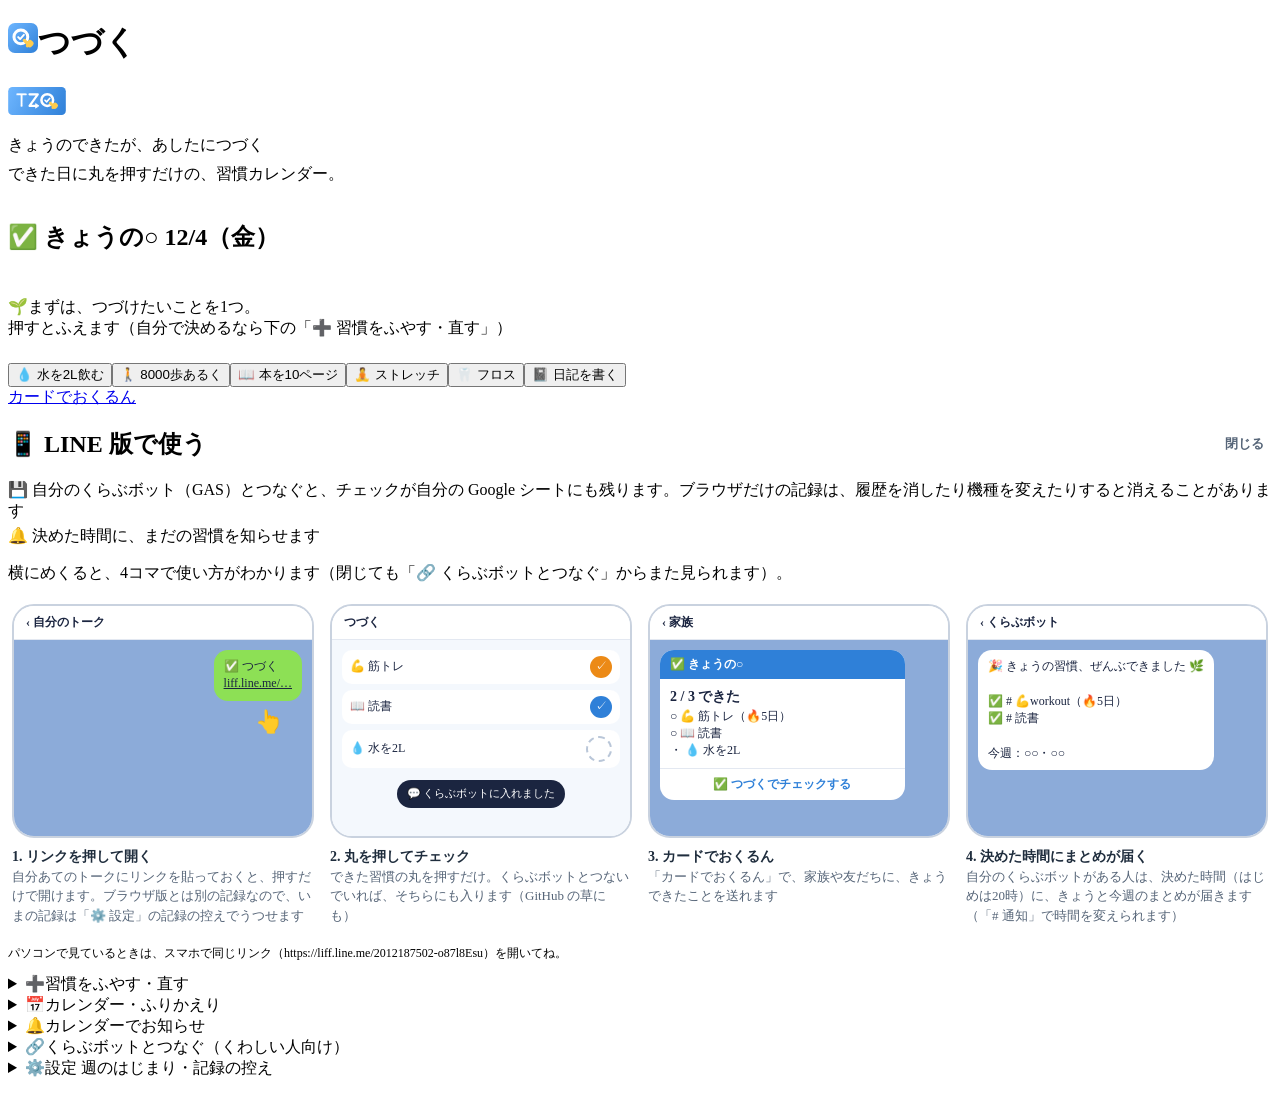
<file: index.html>
<!DOCTYPE html>
<html lang="ja" data-ls-dark="auto">
<head>
<meta charset="UTF-8">
<meta name="viewport" content="width=device-width, initial-scale=1, viewport-fit=cover">
<title>つづく｜毎日の○で、習慣をつづける</title>
<meta name="description" content="つづく（TuZuQ）。できた日に丸を押すだけの習慣カレンダー。何日つづいたか・ひと月のチェックがひと目でわかります。登録なしで、すぐ使えます。家族や友だちにカードで送れます。">
<meta property="og:type" content="website">
<meta property="og:site_name" content="つづく（TuZuQ）">
<meta property="og:title" content="つづく｜毎日の○で、習慣をつづける">
<meta property="og:description" content="できた日に丸を押すだけの習慣カレンダー。登録なしで、すぐ使えます。家族や友だちにカードで送れます。">
<meta property="og:url" content="https://katsuan.github.io/tuzuq/">
<meta property="og:image" content="https://katsuan.github.io/tuzuq/ogp.png?v=6">
<meta property="og:image:width" content="1200">
<meta property="og:image:height" content="630">
<meta property="og:image:alt" content="つづく（TuZuQ）：毎日の○で、習慣をつづける">
<meta property="og:locale" content="ja_JP">
<meta name="twitter:card" content="summary_large_image">
<meta name="theme-color" content="#eef5fd" media="(prefers-color-scheme: light)">
<meta name="theme-color" content="#16151a" media="(prefers-color-scheme: dark)">
<!-- 確認がすむまで、検索に出さない（公開するときに外す） -->
<!-- アイコン・ロゴ・OGP は tools/icon.py で作る -->
<link rel="icon" href="icon.svg" type="image/svg+xml">
<link rel="icon" href="icon-32.png" type="image/png" sizes="32x32">
<link rel="apple-touch-icon" href="apple-touch-icon.png">
<link rel="manifest" href="manifest.webmanifest">
<link rel="preconnect" href="https://fonts.googleapis.com">
<link href="https://fonts.googleapis.com/css2?family=M+PLUS+Rounded+1c:wght@400;700;800&display=swap" rel="stylesheet">
<!-- Q キット（おくるんの共通部品）。色と字は style.css の :root で、つづくの色に -->
<link rel="stylesheet" href="https://katsuan.github.io/oqrn/shared/ui.css?v=202610262000">
<link rel="stylesheet" href="style.css?v=202611012034">
</head>
<body>
<main class="ls-page ls-stack">
  <header class="ls-brand">
    <h1 class="ls-brand-name"><img class="ls-brand-icon" src="icon.svg" alt="" width="30" height="30">つづく</h1>
    <img class="ls-brand-logo" src="logo.svg" alt="TZQ（つづく）" width="58" height="28">
    <!-- LINE 版でログインしていないとき：右のアイコン（Q キットの line-me.js）の下に出す -->
    <span id="localChip" class="local-chip" hidden>📱 この端末に保存中</span>
  </header>
  <p class="ls-brand-copy">きょうのできたが、あしたにつづく</p>
  <p class="ls-hint lead" id="lead">できた日に丸を押すだけの、習慣カレンダー。</p>

  <!-- きょうの○：習慣ごとに、きょうの○と、この1週間の○（押すとつけ外し） -->
  <section class="ls-panel" aria-labelledby="todayTitle">
    <div class="today-head">
      <h2 id="todayTitle" class="ls-panel-title">✅ <span id="todayHeading">きょうの○</span></h2>
      <span id="progress" class="progress"></span>
    </div>
    <!-- 並べ方・しぼりこみ（習慣が2つ以上のとき） -->
    <div id="todayTools" class="today-tools" hidden></div>
    <div id="habitList" class="habit-list"></div>
    <!-- ○の色の見本（自動の○がないときは、青だけ） -->
    <p id="dotLegend" class="dot-legend" hidden><span class="nobr"><span class="lg-own">●</span> 自分でチェックした日</span><span id="legendAuto">　<span class="nobr"><span class="lg-auto">●</span> くらぶボット・ほかのツールで記録した日</span><span class="nobr">（外せない）</span></span></p>
    <!-- LINE の中で開いたときだけ：記録の置き場所（ブラウザとは別）。一覧のじゃまをしないよう下に -->
    <p class="where-note" id="whereNote" hidden></p>
    <!-- LINE 版で、くらぶボットにまだ送っていない○があるときだけ -->
    <p class="send-wait" id="sendWait" role="status" hidden></p>
    <!-- くらぶボットにつないでいる人が、LINE の中の LIFF ではない形（アプリ内のブラウザ）で開いたとき -->
    <p class="where-note" id="reopenInLiff" hidden>💬 チェックをくらぶボットに届けるには、<a href="https://liff.line.me/2012187502-o87l8Esu">LINE 版で開きなおす ›</a></p>
    <div id="sendArea" class="send-area" hidden>
      <a id="sendBtn" class="ls-button is-block line is-oqrn" href="#">カードでおくるん</a>
    </div>
  </section>

  <!-- LINE で使う（最初だけ・閉じられる）：LINE で開く案内と、4コマの使い方（LINE の画面に似せた絵。明るいまま）。きょうの○の下に置き、毎日の操作のじゃまをしない -->
  <section class="ls-panel" id="lineGuidePanel" aria-labelledby="lineGuideTitle">
    <div class="today-head">
      <h2 id="lineGuideTitle" class="ls-panel-title">📱 LINE 版で使う</h2>
      <button class="line-guide-close" type="button" data-close-line-guide aria-label="使い方の案内を閉じる"><span class="ls-icon" data-icon="close" aria-hidden="true"></span>閉じる</button>
    </div>
    <!-- 「LINEで開く」は、おくるん（Q キット）の共通の案内（LineShareLiff.outsideHelp） -->
    <div id="lineOutside"></div>
    <!-- LINE で開く良さ（いつも出す。短く） -->
    <ul class="ls-hint line-merit">
      <li>💾 自分のくらぶボット（GAS）とつなぐと、チェックが自分の Google シートにも残ります。ブラウザだけの記録は、履歴を消したり機種を変えたりすると消えることがあります</li>
      <li>🔔 決めた時間に、まだの習慣を知らせます</li>
    </ul>
    <p class="ls-hint">横にめくると、4コマで使い方がわかります（閉じても「🔗 くらぶボットとつなぐ」からまた見られます）。</p>
    <div class="line-guide" role="list" aria-label="4コマの使い方">
      <figure class="lg-panel" role="listitem">
        <div class="lg-phone" aria-hidden="true">
          <div class="lg-top">‹ 自分のトーク</div>
          <div class="lg-talk">
            <div class="lg-msg is-me">✅ つづく<br><u>liff.line.me/…</u></div>
            <div class="lg-tap">👆</div>
          </div>
        </div>
        <figcaption><b>1. リンクを押して開く</b>自分あてのトークにリンクを貼っておくと、押すだけで開けます。ブラウザ版とは別の記録なので、いまの記録は「⚙️ 設定」の記録の控えでうつせます</figcaption>
      </figure>
      <figure class="lg-panel" role="listitem">
        <div class="lg-phone" aria-hidden="true">
          <div class="lg-top">つづく</div>
          <div class="lg-app">
            <div class="lg-row"><span>💪 筋トレ</span><i class="is-done">✓</i></div>
            <div class="lg-row"><span>📖 読書</span><i class="is-pop">✓</i></div>
            <div class="lg-row"><span>💧 水を2L</span><i></i></div>
            <div class="lg-toast">💬 くらぶボットに入れました</div>
          </div>
        </div>
        <figcaption><b>2. 丸を押してチェック</b>できた習慣の丸を押すだけ。くらぶボットとつないでいれば、そちらにも入ります（GitHub の草にも）</figcaption>
      </figure>
      <figure class="lg-panel" role="listitem">
        <div class="lg-phone" aria-hidden="true">
          <div class="lg-top">‹ 家族</div>
          <div class="lg-talk">
            <div class="lg-card">
              <div class="lg-card-head">✅ きょうの○</div>
              <div class="lg-card-body"><b>2 / 3 できた</b>○ 💪 筋トレ（🔥5日）<br>○ 📖 読書<br>・ 💧 水を2L</div>
              <div class="lg-card-btn">✅ つづくでチェックする</div>
            </div>
          </div>
        </div>
        <figcaption><b>3. カードでおくるん</b>「カードでおくるん」で、家族や友だちに、きょうできたことを送れます</figcaption>
      </figure>
      <figure class="lg-panel" role="listitem">
        <div class="lg-phone" aria-hidden="true">
          <div class="lg-top">‹ くらぶボット</div>
          <div class="lg-talk">
            <div class="lg-msg">🎉 きょうの習慣、ぜんぶできました 🌿<br><br>✅ # 💪workout（🔥5日）<br>✅ # 読書<br><br>今週：○○・○○</div>
          </div>
        </div>
        <figcaption><b>4. 決めた時間にまとめが届く</b>自分のくらぶボットがある人は、決めた時間（はじめは20時）に、きょうと今週のまとめが届きます（「# 通知」で時間を変えられます）</figcaption>
      </figure>
    </div>
    <p id="openInLineNote" class="ls-hint small">パソコンで見ているときは、スマホで同じリンク（https://liff.line.me/2012187502-o87l8Esu）を開いてね。</p>
  </section>

  <div class="ls-folds">
    <!-- 習慣をふやす・直す -->
    <details class="ls-fold" id="editFold">
      <summary><span class="ls-fold-icon" aria-hidden="true">➕</span><span id="editSummary">習慣をふやす・直す</span></summary>
      <div class="ls-fold-body">
        <p class="sub-title" id="formHeading" hidden>➕ 習慣をふやす</p>
        <!-- 入力枠の中の左にしるし [✅ 名前]（Q キットの ls-pickfield。ろくが・さくせん盤と同じ形）。しるしを押したとき・名前を入れているあいだは、
             下に選べる絵文字（6列×3段）とカスタム（しっぽがしるしを指す） -->
        <div class="ls-field">
          <span class="ls-label" id="nameLabel">なにをつづける？</span>
          <div id="nameField" class="ls-pickfield">
            <button id="emojiBtn" class="ls-pickfield-btn" type="button" aria-controls="emojiPicker"><span id="emojiNow">✅</span></button>
            <input id="name" maxlength="24" placeholder="例：水を2L飲む" autocomplete="off" enterkeyhint="done" aria-labelledby="nameLabel">
          </div>
          <div id="emojiPicker" class="ls-picker" role="radiogroup" aria-label="しるし" style="--cols: 6" hidden>
            <div id="emojis" class="emoji-items"></div>
            <input id="emojiCustom" class="ls-picker-custom emoji-custom" maxlength="16" placeholder="✏️ カスタム（好きな絵文字を1つ）" autocomplete="off" enterkeyhint="done" aria-label="カスタムのしるし（好きな絵文字を1つ）">
          </div>
        </div>
        <p id="nameError" class="ls-hint is-error" role="alert" hidden>つづけたいことを入れてね</p>
        <div id="ideas" class="ls-chips" aria-label="よくある習慣"></div>
        <label class="ls-field">
          <span class="ls-label">ほかの Q ツールとつなぐ（記録した日に自動でチェック）</span>
          <select id="link" class="ls-input">
            <option value="">つながない（自分でチェックする）</option>
          </select>
        </label>
        <label class="ls-field" id="lineTextField" hidden>
          <span class="ls-label">くらぶボットに送る文（例：# workout）</span>
          <input id="lineText" class="ls-input" maxlength="60" placeholder="例：# workout" autocomplete="off">
        </label>
        <div class="form-actions">
          <button id="saveBtn" class="ls-button is-primary is-block" type="button"><span class="ls-icon" data-icon="add" aria-hidden="true"></span>ふやす</button>
          <button id="cancelEdit" class="ls-button is-block" type="button" hidden>やめる</button>
        </div>
        <div id="manageList" class="manage-list"></div>
      </div>
    </details>

    <!-- カレンダー：習慣ごとのひと月の○ -->
    <details class="ls-fold" id="calFold">
      <summary><span class="ls-fold-icon" aria-hidden="true">📅</span>カレンダー・ふりかえり</summary>
      <div class="ls-fold-body">
        <div id="calHabits" class="ls-chips" aria-label="習慣をえらぶ"></div>
        <div class="cal-nav">
          <button id="prevMonth" class="ls-icon-button" type="button" aria-label="前の月"><span class="ls-icon" data-icon="back" aria-hidden="true"></span></button>
          <b id="monthLabel"></b>
          <button id="nextMonth" class="ls-icon-button" type="button" aria-label="次の月"><span class="ls-icon" data-icon="next" aria-hidden="true"></span></button>
        </div>
        <div id="calWeek" class="cal-week" aria-hidden="true"></div>
        <div id="calendar" class="calendar"></div>
        <div id="calStats" class="cal-stats"></div>
        <p class="ls-hint small">日を押すとチェックをつけ外しできます（前の日は長押しで。「すべて」では、その日のようすが出ます。全部できた日がいちばん濃い色）。オレンジの日は、つないだ記録（🍚 しょくじ＝食事の記録・🏋️ キロっく＝筋トレの記録・💬 くらぶボット）で、自動でチェックされた日です。しょくじ・キロっくは、同じ版で開いたときだけ読めます（キロっくは LINE 版）。一度読んだ日は、もとの記録が消えても残ります。</p>
      </div>
    </details>

    <!-- カレンダーでお知らせ（毎日くり返す予定。js/remind.js） -->
    <details class="ls-fold" id="remindFold">
      <summary><span class="ls-fold-icon" aria-hidden="true">🔔</span>カレンダーでお知らせ</summary>
      <div class="ls-fold-body">
        <p class="ls-hint">毎日決まった時刻に、カレンダーが知らせてくれます。予定から、つづくを開いてチェックできます。</p>
        <label class="ls-field remind-time">
          <span class="ls-label">お知らせの時刻</span>
          <input id="remindAt" class="ls-input" type="time" step="300">
        </label>
        <div id="remindList" class="manage-list"></div>
        <button id="remindIcs" class="ls-button is-block" type="button"><span class="ls-icon" data-icon="calendar" aria-hidden="true"></span>まとめてカレンダーに入れる</button>
        <p class="ls-hint small">iPhone はファイルを開いて「すべてを追加」。1つずつ入れるときは「Google」（毎日くり返す予定として入ります）。止めるときは、カレンダーの予定を消します。</p>
      </div>
    </details>

    <!-- くらぶボットとつなぐ（くわしい人向け）：LINE 版で、自分のくらぶボットとつなぐ設定 -->
    <details class="ls-fold" id="lineFold">
      <summary><span class="ls-fold-icon" aria-hidden="true">🔗</span>くらぶボットとつなぐ（くわしい人向け）</summary>
      <div class="ls-fold-body">
        <p id="lineLogNote" class="ls-hint" hidden>💬 送る文のある習慣は、きょうの丸を押すだけでくらぶボットに入ります（トークに切りかえなくてよい）。ボットで記録した日にも○が出ます（黄色。つづくでは外せません）。習慣を直すと「送る文」を決められます。</p>

        <!-- いまの設定（くらぶボットにつながっているときだけ。トークの「# 設定」と同じ中身。見るだけ） -->
        <div id="statusBox" class="status-box" hidden>
          <button id="statusBtn" class="ls-button is-block" type="button"><span class="ls-icon" data-icon="search" aria-hidden="true"></span>くらぶボットのいまの設定を見る</button>
          <div id="statusList" class="status-list" aria-live="polite"></div>
          <p id="statusHint" class="ls-hint small" hidden>変えるときは、くらぶボットのトークで「# 設定」と送り、返ってくるカードのボタンから。</p>
        </div>
        <button class="ls-button is-block" type="button" data-show-line-guide><span class="ls-icon" data-icon="view" aria-hidden="true"></span>使い方（4コマ）を見る</button>
        <div class="line-advanced">
          <div id="gasField" hidden>
            <label class="ls-field">
              <span class="ls-label">くらぶボットの URL（チェックを記録する GAS）</span>
              <input id="gasUrl" class="ls-input" type="url" inputmode="url" maxlength="200" placeholder="https://script.google.com/macros/s/…/exec" autocomplete="off" autocapitalize="off" spellcheck="false">
            </label>
            <p id="gasUrlError" class="ls-hint is-error" role="alert" hidden>GAS のウェブアプリの URL（…/exec）を入れてね</p>
            <p class="ls-hint small">くらぶボットの GAS エディタで <code>showWebhookUrl</code> を実行して出る ② の URL（合言葉なし）です。</p>
          </div>
          <p class="ls-hint small"><a href="https://katsuan.github.io/qlove-bot/docs/setup.html" target="_blank" rel="noopener">くらぶボットの作り方</a>（自分の LINE の公式アカウントと、配布用シートのコピー。30分くらい）・<a href="privacy.html" target="_blank" rel="noopener">LINE の情報の使い方</a></p>
        </div>
      </div>
    </details>

    <!-- ⚙️ 設定（Q のツールの決まり：設定はページの下のここに1つ。LINE 版はアイコンのシートの「⚙️ 設定」からも開く。q-oqrn の ux.md A7） -->
    <details class="ls-fold" id="settings">
      <summary><span class="ls-fold-icon" aria-hidden="true">⚙️</span>設定 <span class="ls-fold-meta">週のはじまり・記録の控え</span></summary>
      <div class="ls-fold-body">
        <p class="sub-title">📅 週のはじまり</p>
        <div id="weekStart" class="ls-chips" role="radiogroup" aria-label="週のはじまり">
          <button class="ls-chip is-small" type="button" role="radio" data-week-start="1">月曜</button>
          <button class="ls-chip is-small" type="button" role="radio" data-week-start="0">日曜</button>
        </div>
        <p class="ls-hint small">カレンダーと「今週」の区切り。ほかの Q のツールにもそろいます。</p>
        <p class="sub-title">🔒 記録の控え</p>
        <p class="ls-hint">記録はこのブラウザの中だけにあります（LINE 版・ほかのブラウザ・ほかの端末では別々）。機種変更やブラウザのデータを消す前に、控えを書き出しておいてください。</p>
        <p class="ls-hint small">ほかの端末・ブラウザにうつすとき：ここで「控えを書き出す」→ うつす先のつづくで「控えを読みこむ」。</p>
        <div class="form-actions">
          <button id="exportBtn" class="ls-button is-block" type="button"><span class="ls-icon" data-icon="save" aria-hidden="true"></span>控えを書き出す</button>
          <label class="ls-button is-block file-btn"><span class="ls-icon" data-icon="inbox" aria-hidden="true"></span>控えを読みこむ<input id="importFile" type="file" accept="application/json,.json"></label>
        </div>
        <button id="resetBtn" class="link danger" type="button">記録をすべて消す</button>
      </div>
    </details>
  </div>

  <p id="status" class="status" role="status"></p>

  <!-- 「📤 つづくを紹介する」（oqrn/shared/tool-share.js。中身は oqrn/data/hub-links.json。一覧に載せるまでは何も出ない） -->
  <div data-tool-share></div>
</main>

<script src="https://katsuan.github.io/oqrn/shared/oqrn.js"></script>
<script src="https://katsuan.github.io/oqrn/shared/week-start.js"></script>
<script src="https://katsuan.github.io/oqrn/shared/ui.js?v=202610262000" defer></script>
<script src="https://katsuan.github.io/oqrn/shared/liff.js" defer></script>
<!-- ボットとつなぐ共通の部品（Q キット。window.QBotLink）。app.js より前に -->
<script src="https://katsuan.github.io/oqrn/shared/qlove-bot.js" defer></script>
<script src="https://katsuan.github.io/oqrn/shared/botlink.js?v=202610262000" defer></script>
<!-- LINE 版の「わたし」（本人のアイコン・まだ送っていない○の印。Q キット。window.QLineMe） -->
<script src="https://katsuan.github.io/oqrn/shared/line-me.js?v=202610262000" defer></script>
<script type="module" src="app.js?v=202611012034"></script>
<script src="https://katsuan.github.io/oqrn/shared/tool-share.js" data-tool="tuzuq" defer></script>
<script>if ("serviceWorker" in navigator) navigator.serviceWorker.register("./sw.js").catch(() => {});</script>
</body>
</html>
</file>
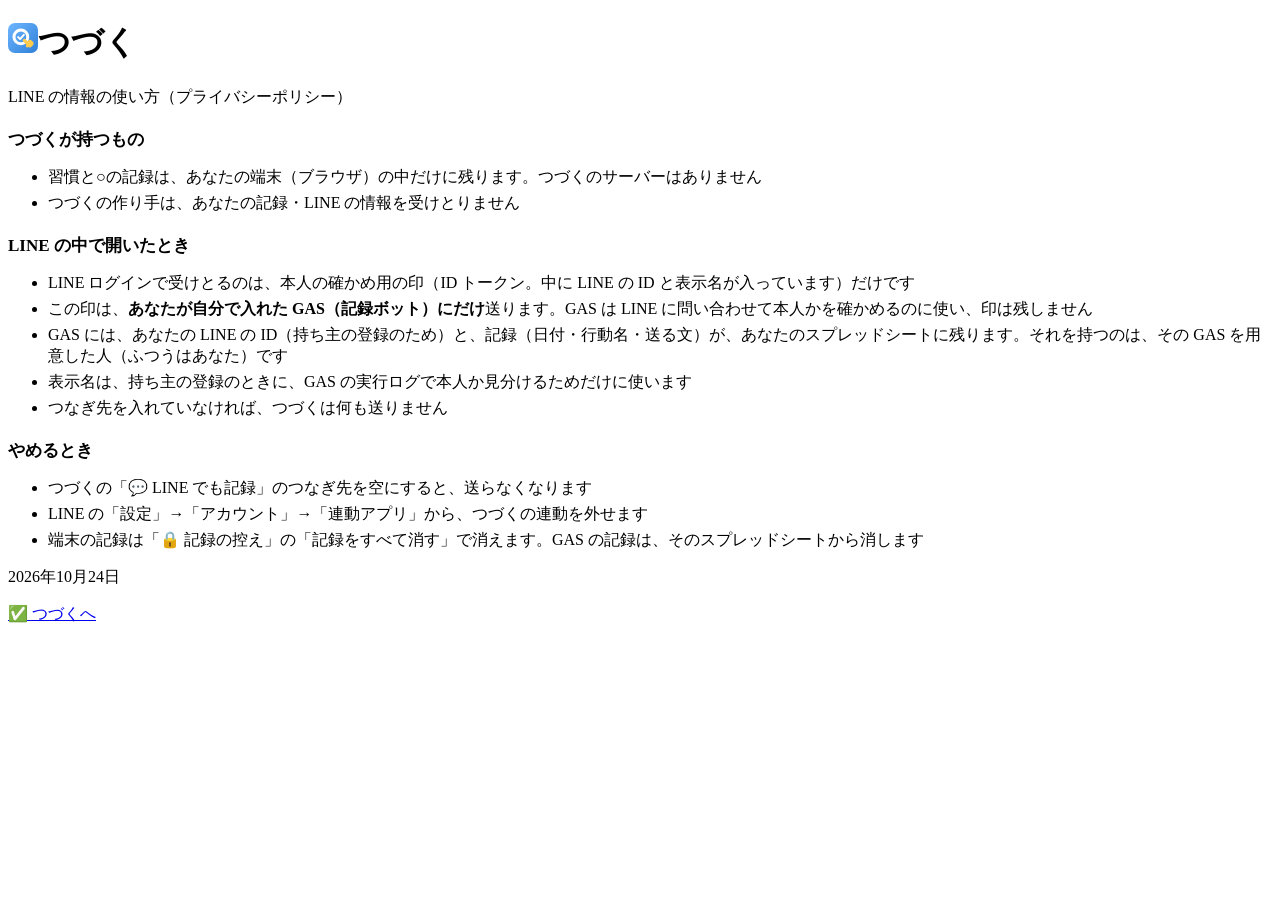
<file: privacy.html>
<!DOCTYPE html>
<html lang="ja" data-ls-dark="auto">
<head>
<meta charset="UTF-8">
<meta name="viewport" content="width=device-width, initial-scale=1, viewport-fit=cover">
<title>つづく｜LINE の情報の使い方</title>
<link rel="icon" href="icon.svg" type="image/svg+xml">
<link rel="stylesheet" href="https://katsuan.github.io/oqrn/shared/ui.css?v=202610261000">
<link rel="stylesheet" href="style.css?v=202611012034">
<style>.doc h2 { margin: 1.2em 0 .4em; font-size: 17px; } .doc li { margin: .3em 0; }</style>
</head>
<body>
<main class="ls-page ls-stack doc">
  <header class="ls-brand">
    <h1 class="ls-brand-name"><img class="ls-brand-icon" src="icon.svg" alt="" width="30" height="30">つづく</h1>
  </header>
  <p class="ls-brand-copy">LINE の情報の使い方（プライバシーポリシー）</p>

  <section class="ls-panel">
    <h2>つづくが持つもの</h2>
    <ul>
      <li>習慣と○の記録は、あなたの端末（ブラウザ）の中だけに残ります。つづくのサーバーはありません</li>
      <li>つづくの作り手は、あなたの記録・LINE の情報を受けとりません</li>
    </ul>
    <h2>LINE の中で開いたとき</h2>
    <ul>
      <li>LINE ログインで受けとるのは、本人の確かめ用の印（ID トークン。中に LINE の ID と表示名が入っています）だけです</li>
      <li>この印は、<b>あなたが自分で入れた GAS（記録ボット）にだけ</b>送ります。GAS は LINE に問い合わせて本人かを確かめるのに使い、印は残しません</li>
      <li>GAS には、あなたの LINE の ID（持ち主の登録のため）と、記録（日付・行動名・送る文）が、あなたのスプレッドシートに残ります。それを持つのは、その GAS を用意した人（ふつうはあなた）です</li>
      <li>表示名は、持ち主の登録のときに、GAS の実行ログで本人か見分けるためだけに使います</li>
      <li>つなぎ先を入れていなければ、つづくは何も送りません</li>
    </ul>
    <h2>やめるとき</h2>
    <ul>
      <li>つづくの「💬 LINE でも記録」のつなぎ先を空にすると、送らなくなります</li>
      <li>LINE の「設定」→「アカウント」→「連動アプリ」から、つづくの連動を外せます</li>
      <li>端末の記録は「🔒 記録の控え」の「記録をすべて消す」で消えます。GAS の記録は、そのスプレッドシートから消します</li>
    </ul>
    <p class="ls-hint">2026年10月24日</p>
  </section>
  <p><a class="ls-button is-block" href="./">✅ つづくへ</a></p>
</main>
</body>
</html>
</file>
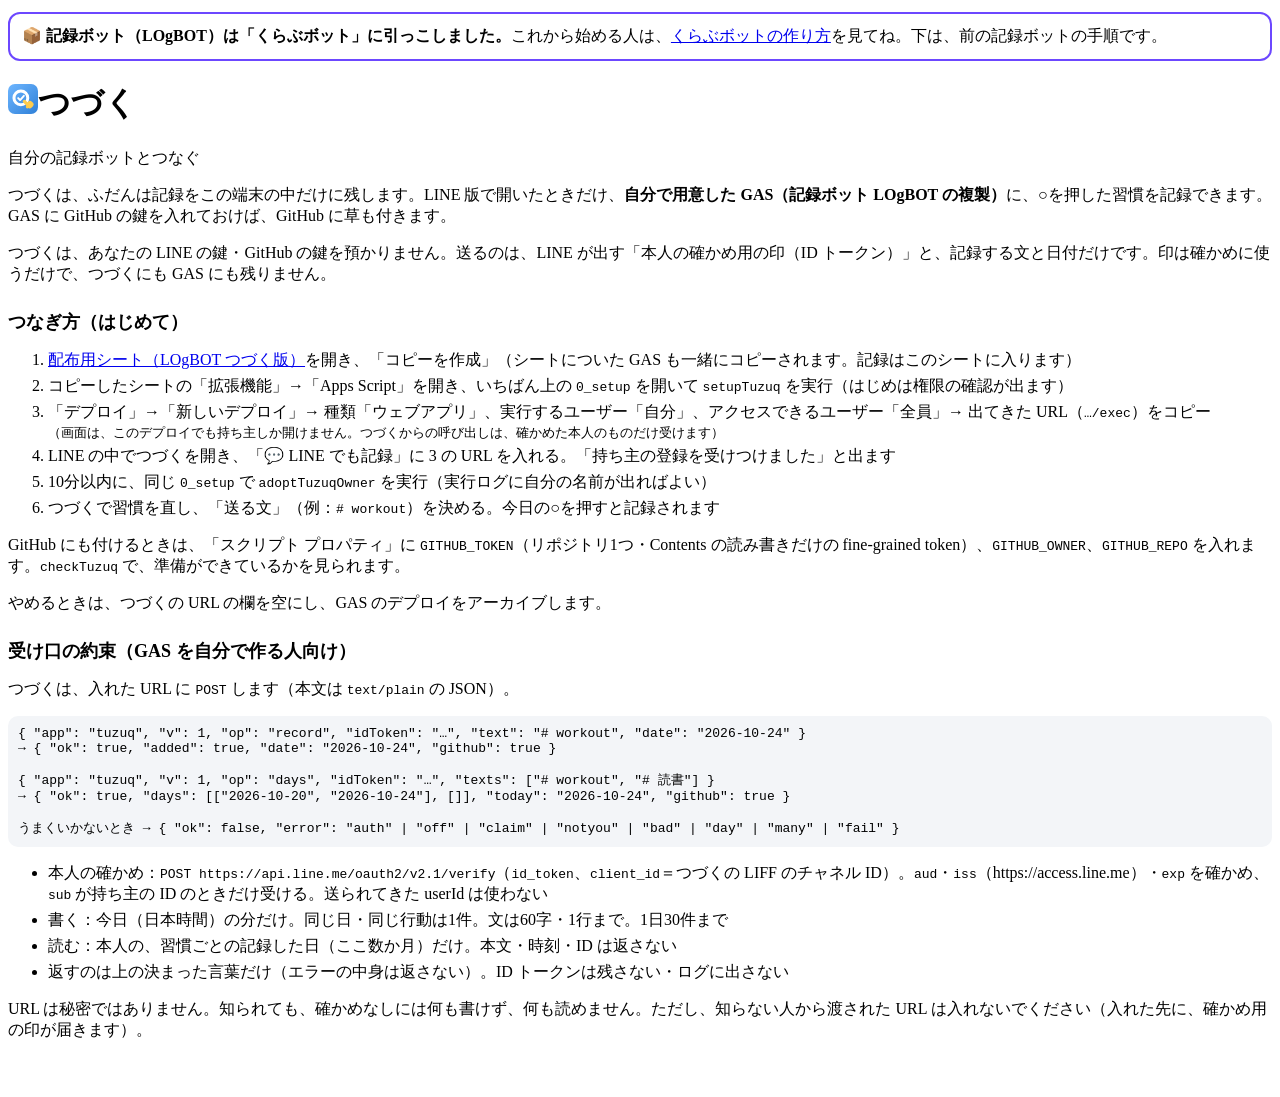
<file: docs/linelog-setup.html>
<!DOCTYPE html>
<html lang="ja" data-ls-dark="auto">
<head>
<meta charset="UTF-8">
<meta name="viewport" content="width=device-width, initial-scale=1, viewport-fit=cover">
<meta name="robots" content="noindex">
<title>つづく｜自分の記録ボットとつなぐ</title>
<link rel="icon" href="../icon.svg" type="image/svg+xml">
<link rel="stylesheet" href="https://katsuan.github.io/oqrn/shared/ui.css?v=202610261000">
<link rel="stylesheet" href="../style.css?v=202611012034">
<style>.doc h2 { margin: 1.4em 0 .4em; font-size: 18px; } .doc li { margin: .3em 0; } .doc code { overflow-wrap: anywhere; } .doc pre { overflow-x: auto; padding: 10px; border-radius: 10px; background: var(--ls-surface-2, #f3f5f8); font-size: 13px; }</style>
</head>
<body>
<main class="ls-page ls-stack doc">
  <p class="ls-hint" style="border:2px solid #6C47FF;border-radius:12px;padding:12px;margin:12px 0"><b>📦 記録ボット（LOgBOT）は「くらぶボット」に引っこしました。</b>これから始める人は、<a href="https://katsuan.github.io/qlove-bot/docs/setup.html">くらぶボットの作り方</a>を見てね。下は、前の記録ボットの手順です。</p>

  <header class="ls-brand">
    <h1 class="ls-brand-name"><img class="ls-brand-icon" src="../icon.svg" alt="" width="30" height="30">つづく</h1>
  </header>
  <p class="ls-brand-copy">自分の記録ボットとつなぐ</p>

  <section class="ls-panel">
    <p>つづくは、ふだんは記録をこの端末の中だけに残します。LINE 版で開いたときだけ、<b>自分で用意した GAS（記録ボット LOgBOT の複製）</b>に、○を押した習慣を記録できます。GAS に GitHub の鍵を入れておけば、GitHub に草も付きます。</p>
    <p>つづくは、あなたの LINE の鍵・GitHub の鍵を預かりません。送るのは、LINE が出す「本人の確かめ用の印（ID トークン）」と、記録する文と日付だけです。印は確かめに使うだけで、つづくにも GAS にも残りません。</p>
  </section>

  <section class="ls-panel">
    <h2>つなぎ方（はじめて）</h2>
    <ol>
      <li><a href="https://docs.google.com/spreadsheets/d/152I6QzRRMm3SZ5E0s10ktpwc-Ib6kHI0C8eZgFYCRh0/copy" target="_blank" rel="noopener">配布用シート（LOgBOT つづく版）</a>を開き、「コピーを作成」（シートについた GAS も一緒にコピーされます。記録はこのシートに入ります）</li>
      <li>コピーしたシートの「拡張機能」→「Apps Script」を開き、いちばん上の <code>0_setup</code> を開いて <code>setupTuzuq</code> を実行（はじめは権限の確認が出ます）</li>
      <li>「デプロイ」→「新しいデプロイ」→ 種類「ウェブアプリ」、実行するユーザー「自分」、アクセスできるユーザー「全員」→ 出てきた URL（<code>…/exec</code>）をコピー<br><small>（画面は、このデプロイでも持ち主しか開けません。つづくからの呼び出しは、確かめた本人のものだけ受けます）</small></li>
      <li>LINE の中でつづくを開き、「💬 LINE でも記録」に 3 の URL を入れる。「持ち主の登録を受けつけました」と出ます</li>
      <li>10分以内に、同じ <code>0_setup</code> で <code>adoptTuzuqOwner</code> を実行（実行ログに自分の名前が出ればよい）</li>
      <li>つづくで習慣を直し、「送る文」（例：<code># workout</code>）を決める。今日の○を押すと記録されます</li>
    </ol>
    <p class="ls-hint">GitHub にも付けるときは、「スクリプト プロパティ」に <code>GITHUB_TOKEN</code>（リポジトリ1つ・Contents の読み書きだけの fine-grained token）、<code>GITHUB_OWNER</code>、<code>GITHUB_REPO</code> を入れます。<code>checkTuzuq</code> で、準備ができているかを見られます。</p>
    <p class="ls-hint">やめるときは、つづくの URL の欄を空にし、GAS のデプロイをアーカイブします。</p>
  </section>

  <section class="ls-panel">
    <h2>受け口の約束（GAS を自分で作る人向け）</h2>
    <p>つづくは、入れた URL に <code>POST</code> します（本文は <code>text/plain</code> の JSON）。</p>
<pre>{ "app": "tuzuq", "v": 1, "op": "record", "idToken": "…", "text": "# workout", "date": "2026-10-24" }
→ { "ok": true, "added": true, "date": "2026-10-24", "github": true }

{ "app": "tuzuq", "v": 1, "op": "days", "idToken": "…", "texts": ["# workout", "# 読書"] }
→ { "ok": true, "days": [["2026-10-20", "2026-10-24"], []], "today": "2026-10-24", "github": true }

うまくいかないとき → { "ok": false, "error": "auth" | "off" | "claim" | "notyou" | "bad" | "day" | "many" | "fail" }</pre>
    <ul>
      <li>本人の確かめ：<code>POST https://api.line.me/oauth2/v2.1/verify</code>（<code>id_token</code>、<code>client_id</code>＝つづくの LIFF のチャネル ID）。<code>aud</code>・<code>iss</code>（https://access.line.me）・<code>exp</code> を確かめ、<code>sub</code> が持ち主の ID のときだけ受ける。送られてきた userId は使わない</li>
      <li>書く：今日（日本時間）の分だけ。同じ日・同じ行動は1件。文は60字・1行まで。1日30件まで</li>
      <li>読む：本人の、習慣ごとの記録した日（ここ数か月）だけ。本文・時刻・ID は返さない</li>
      <li>返すのは上の決まった言葉だけ（エラーの中身は返さない）。ID トークンは残さない・ログに出さない</li>
    </ul>
    <p class="ls-hint">URL は秘密ではありません。知られても、確かめなしには何も書けず、何も読めません。ただし、知らない人から渡された URL は入れないでください（入れた先に、確かめ用の印が届きます）。</p>
  </section>
</main>
</body>
</html>
</file>
<file: style.css>
/* つづく（TuZuQ）。部品（見出しの行・カード・チップ・入力欄・ボタン・開閉・トースト）は Q キット
 * （https://katsuan.github.io/oqrn/shared/ui.css）。ここには、つづくの色と字、つづくにしかない見た目だけを置く */
:root {
  --ls-accent: #2f80d8;
  --ls-accent-strong: #2369b5;
  --ls-accent-soft: #e2efff;
  --ls-accent-ink: #1b5fa8;
  --ls-bg: #eef5fd;
  --ls-surface-sub: #f5f9fe;
  --ls-text: #1f2d3d;
  --ls-subtext: #566578;
  --ls-line: #d6e4f3;
  --ls-line-strong: #bcd3ec;
  --ls-shadow: 0 10px 28px rgba(30, 80, 140, 0.1);
  --ls-font: "M PLUS Rounded 1c", "Hiragino Maru Gothic ProN", system-ui, sans-serif;

  --auto: #ec8a16; /* しょくじの黄色（自動の○） */
}

/* 背景は平らな1色（--ls-bg。html・body に塗るのは Q キット） */
body { -webkit-font-smoothing: antialiased; }
.ls-page { padding-bottom: calc(32px + env(safe-area-inset-bottom)); }
.lead { margin-top: -8px; }
.small { font-size: 12px; }

.today-head { display: flex; align-items: center; justify-content: space-between; gap: 8px; }
.progress { color: var(--ls-subtext); font-size: 14px; font-weight: 700; white-space: nowrap; }
.progress b { color: var(--ls-text); font-size: 20px; }

/* 習慣 1つ：上の行（しるし・名前・続いた日数・きょうの○）と、下の行（この1週間の○） */
.habit-list { display: grid; gap: 8px; }
.habit { display: grid; gap: 8px; padding: 8px 8px 8px 16px; border: 1.5px solid var(--ls-line); border-radius: 16px; background: var(--ls-surface); transition: border-color 0.2s, background 0.2s; }
.habit.is-done { border-color: var(--ls-line-strong); background: var(--ls-surface-sub); }
.habit-top { display: grid; grid-template-columns: auto minmax(0, 1fr) auto auto; align-items: center; gap: 8px; }
.habit-emoji { font-size: 24px; line-height: 1; }
.habit-name { display: grid; min-width: 0; }
.habit-name b { overflow: hidden; font-size: 16px; font-weight: 700; text-overflow: ellipsis; white-space: nowrap; }
.auto-tag { justify-self: start; padding: 0 8px; border-radius: 999px; background: #fff0d6; color: #b35f00; font-size: 11px; font-weight: 700; white-space: nowrap; }
/* 押すとつないだツールが開くピル。見た目は小さいまま、押せる広さは上下に広げる（C3） */
.auto-tag.is-link { position: relative; text-decoration: none; cursor: pointer; }
.auto-tag.is-link::after { content: ""; position: absolute; inset: -12px -6px; }
.auto-tag.is-link:active { filter: brightness(0.95); }
.habit-streak { color: var(--ls-text); font-size: 14px; font-weight: 700; white-space: nowrap; }
.habit-streak.is-zero { color: var(--ls-subtext); font-size: 12px; font-weight: 700; }
/* くらぶボットで記録した、きょうの合計（時間・距離・充電の％など） */
.habit-value { color: var(--ls-subtext); font-size: 12px; font-weight: 700; white-space: nowrap; }

/* 「やった」の小さな動き（きょうの丸を押したとき） */
.is-pop i { animation: pop 0.45s cubic-bezier(0.3, 1.6, 0.6, 1); }
@keyframes pop { 0% { transform: scale(0.6); } 100% { transform: scale(1); } }

/* この1週間：曜日と小さな○ */
/* いちばん右が「きょう」。きょうの列だけ少し広く、丸も大きく（押すのはここ1か所） */
/* 曜日の行と丸の行をそろえる（subgrid）：曜日と「きょう」は同じ高さ、丸はまん中。下にそろえると、小さい丸の列の上に大きなすき間ができた */
.dots { display: grid; grid-template-columns: repeat(6, minmax(0, 1fr)) minmax(0, 1.6fr); grid-template-rows: auto auto; align-items: end; column-gap: 4px; row-gap: 4px; }
.dot { display: grid; grid-row: span 2; grid-template-rows: subgrid; justify-items: center; align-items: center; gap: 4px; padding: 4px 0; border: 0; background: none; color: var(--ls-subtext); font-size: 11px; font-weight: 700; cursor: pointer; -webkit-tap-highlight-color: transparent; }
.dot i { display: grid; place-items: center; width: 26px; height: 26px; border: 1.5px solid var(--ls-line-strong); border-radius: 50%; color: #fff; }
.dot.is-on i { border-color: var(--ls-accent); background: var(--ls-accent); }
.dot.is-auto i { border-color: var(--auto); background: var(--auto); }
.dot.is-today span { color: var(--ls-text); font-size: 12px; font-weight: 700; }
.dot.is-today i { width: 44px; height: 44px; border: 2px solid var(--ls-accent); }
/* できた日のしるし：Q キットの線アイコン（check）を白で */
.dot.is-today.is-on i::before, .dot.is-today.is-auto i::before { content: ""; width: 24px; height: 24px; background: currentColor; -webkit-mask: var(--ls-i-check) center / contain no-repeat; mask: var(--ls-i-check) center / contain no-repeat; }
/* 最初だけの「押してね」：きょうの丸のそばに指 */
.tap-hint { position: absolute; right: -2px; bottom: -10px; font-size: 24px; pointer-events: none; animation: tap-hint 1.6s ease-in-out infinite; }
@keyframes tap-hint { 0%, 100% { transform: translate(6px, 8px); opacity: 0.85; } 45% { transform: translate(0, 0) scale(0.92); opacity: 1; } 55% { transform: translate(0, 0) scale(0.92); } }
.dot:has(.tap-hint) i { animation: tap-ring 1.6s ease-in-out infinite; }
@keyframes tap-ring { 0%, 40%, 100% { box-shadow: 0 0 0 0 transparent; } 50% { box-shadow: 0 0 0 6px var(--ls-accent-soft); } }
@media (prefers-reduced-motion: reduce) { .tap-hint, .dot:has(.tap-hint) i, .is-pop i { animation: none; } }
.dot:disabled { cursor: default; }
.start-ideas { justify-content: start; }
/* 習慣がないとき・しぼりこんで空のとき：文は左そろえ（Q キットの ls-empty は中央なので、つづくでは左に） */
.habit-list .ls-empty, .cal-stats .ls-empty { justify-items: start; padding: 16px 0; text-align: left; }

.send-area { display: grid; gap: 8px; }

/* 習慣をふやす・直す */
/* しるしの選択肢（Q キットの ls-picker の中）：絵文字は6列×3段、カスタムはその下に横いっぱい */
.emoji-items { display: contents; }
.emoji-custom { grid-column: 1 / -1; margin-top: 4px; }
.emoji-custom::placeholder { font-size: 13px; }
/* 選ぶ欄（select）の下向きの印：Q キットの --ls-i-down と同じ形の線（色は --ls-subtext と同じ。暗いときは下の @media で） */
select.ls-input, .today-sort select { -webkit-appearance: none; appearance: none; background-image: url("data:image/svg+xml,%3Csvg xmlns=%22http://www.w3.org/2000/svg%22 viewBox=%220 0 24 24%22 fill=%22none%22 stroke=%22%236b6a63%22 stroke-width=%222%22 stroke-linecap=%22round%22 stroke-linejoin=%22round%22%3E%3Cpath d=%22m6 9 6 6 6-6%22/%3E%3C/svg%3E"); background-size: 16px 16px; background-repeat: no-repeat; }
select.ls-input { background-position: calc(100% - 12px) 50%; padding-right: 32px; }
.form-actions { display: grid; grid-auto-flow: column; grid-auto-columns: minmax(0, 1fr); gap: 8px; }
.manage-list { display: grid; gap: 8px; }
.manage { display: grid; grid-template-columns: auto minmax(0, 1fr) auto auto auto; align-items: center; gap: 4px; padding: 4px; border: 1.5px solid var(--ls-line); border-radius: 12px; }
.manage .grip { display: grid; place-items: center; width: 28px; min-height: 40px; color: var(--ls-subtext); font-size: 18px; cursor: grab; touch-action: none; user-select: none; -webkit-user-select: none; }
.manage.is-dragging { position: relative; z-index: 1; border-color: var(--ls-text); background: var(--ls-surface-sub); }
.manage.is-dragging .grip { cursor: grabbing; }
.manage.is-editing { border-color: var(--ls-text); background: var(--ls-surface-sub); }
.manage .name { overflow: hidden; padding: 6px 0; border: 0; background: none; color: inherit; font-size: 15px; font-weight: 700; text-align: left; text-overflow: ellipsis; white-space: nowrap; cursor: pointer; }
.manage .name small { color: var(--ls-subtext); font-size: 11px; }
/* 見た目は 34px の丸のまま、押せる広さは 44px に（C3） */
.mini { position: relative; width: 34px; height: 34px; border: 0; border-radius: 50%; background: none; color: var(--ls-subtext); font-size: 15px; cursor: pointer; }
.mini::after { content: ""; position: absolute; inset: -5px; }
.mini:disabled { opacity: 0.3; cursor: default; }
.mini .ls-icon { width: 20px; height: 20px; vertical-align: middle; }
.mini .ls-icon.is-up { transform: rotate(180deg); } /* 上へ：キットに上向きがないので、下向きをまわす */
.edit-hint { margin: 0; color: var(--ls-subtext); font-size: 12px; }
.sub-title { margin: 8px 0 0; padding-top: 16px; border-top: 1px solid var(--ls-line); font-size: 14px; font-weight: 700; }
.sub-title:first-child { margin-top: 0; padding-top: 0; border-top: 0; }

/* カレンダー */
.cal-nav { display: grid; grid-template-columns: auto 1fr auto; align-items: center; text-align: center; font-size: 16px; }
.cal-week, .calendar { display: grid; grid-template-columns: repeat(7, minmax(0, 1fr)); gap: 4px; text-align: center; }
.cal-week span { color: var(--ls-subtext); font-size: 11px; font-weight: 700; }
.cal-week .is-sun { color: #d9534f; }
.cal-week .is-sat { color: var(--ls-accent-ink); }
.week-start { display: flex; align-items: center; justify-content: space-between; gap: 8px; }
.cell { aspect-ratio: 1; display: grid; place-items: center; min-width: 0; padding: 0; border: 1.5px solid transparent; border-radius: 50%; background: none; color: var(--ls-text); font-size: 14px; font-weight: 700; cursor: pointer; -webkit-tap-highlight-color: transparent; }
.cell.is-blank { pointer-events: none; }
.cell.is-on { background: var(--ls-accent); color: #fff; }
.cell.is-auto { background: var(--auto); color: #fff; }
.cell.is-today { border-color: var(--ls-accent); }
/* 「すべて」：できた習慣の数で濃さを変える（4＝全部） */
.cell.lv-1 { background: color-mix(in srgb, var(--ls-accent) 22%, transparent); }
.cell.lv-2 { background: color-mix(in srgb, var(--ls-accent) 45%, transparent); }
.cell.lv-3 { background: color-mix(in srgb, var(--ls-accent) 70%, transparent); color: #fff; }
.cell.lv-4 { background: var(--ls-accent); color: #fff; }
.cell:disabled:not(.is-auto) { color: var(--ls-line-strong); cursor: default; }
.cal-stats { display: grid; grid-template-columns: repeat(3, minmax(0, 1fr)); gap: 8px; }
.cal-stats > div { display: grid; justify-items: start; gap: 4px; padding: 8px; border-radius: 8px; background: var(--ls-surface-sub); }
.cal-stats .ls-empty { grid-column: 1 / -1; }
.cal-stats span, .cal-stats em { color: var(--ls-subtext); font-size: 11px; font-style: normal; font-weight: 700; }
.cal-stats b { color: var(--ls-text); font-size: 20px; font-weight: 700; }
.cal-stats b small { font-size: 12px; }

.file-btn { position: relative; overflow: hidden; }
.file-btn input { position: absolute; inset: 0; opacity: 0; cursor: pointer; }
/* 文字だけのボタン（「すべて消す」など）：見た目はそのまま、押せる所を上下に広げる（44px めやす） */
.link { position: relative; justify-self: start; padding: 4px 0; border: 0; background: none; color: var(--ls-subtext); font-size: 13px; text-decoration: underline; cursor: pointer; }
.link::after { content: ""; position: absolute; inset: -6px -4px; }
.link.danger { color: var(--ls-danger); }
.status { min-height: 1.2em; margin: 0; color: var(--ls-text); font-size: 14px; font-weight: 700; }
.status:empty { display: none; }

@media (prefers-color-scheme: dark) {
  :root[data-ls-dark="auto"] { --ls-accent-ink: #8cc0ff; }
  :root[data-ls-dark="auto"] .auto-tag { background: rgba(236, 138, 22, 0.2); color: #ffc070; }
  :root[data-ls-dark="auto"] select.ls-input, :root[data-ls-dark="auto"] .today-sort select { background-image: url("data:image/svg+xml,%3Csvg xmlns=%22http://www.w3.org/2000/svg%22 viewBox=%220 0 24 24%22 fill=%22none%22 stroke=%22%23a9a7b2%22 stroke-width=%222%22 stroke-linecap=%22round%22 stroke-linejoin=%22round%22%3E%3Cpath d=%22m6 9 6 6 6-6%22/%3E%3C/svg%3E"); }
}

/* カレンダーでお知らせ */
.remind-time { max-width: 180px; }
.remind-row { grid-template-columns: minmax(0, 1fr) auto; padding: 8px 8px 8px 16px; }
.remind-row .name { overflow: hidden; font-weight: 700; text-overflow: ellipsis; white-space: nowrap; }
.remind-row .ls-chip { text-decoration: none; }

/* カレンダーの予定から開いたとき（?h=）、その習慣を少し光らせる */
.habit.is-focus { border-color: var(--ls-accent); box-shadow: 0 0 0 4px var(--ls-accent-soft); animation: habit-focus 0.9s ease-in-out 2; }
@keyframes habit-focus { 50% { box-shadow: 0 0 0 8px var(--ls-accent-soft); } }
@media (prefers-reduced-motion: reduce) { .habit.is-focus { animation: none; } }

/* ---- LINE で使う：4コマ（LINE の画面に似せた絵。暗い表示でも明るいまま） ---- */
.line-guide { display: grid; grid-auto-flow: column; grid-auto-columns: minmax(200px, 72%); gap: 16px; overflow-x: auto; scroll-snap-type: x mandatory; padding: 4px 4px 8px; -webkit-overflow-scrolling: touch; }
.lg-panel { margin: 0; scroll-snap-align: start; display: grid; gap: 8px; align-content: start; }
.lg-panel figcaption { color: var(--ls-subtext); font-size: 13px; line-height: 1.5; }
.lg-panel figcaption b { display: block; color: var(--ls-text); font-size: 14px; }
.lg-phone { overflow: hidden; height: 230px; border: 2px solid #c9d2df; border-radius: 22px; background: #fff; color: #1b2540; font-size: 12px; line-height: 1.45; }
.lg-top { padding: 8px 12px; background: #fff; border-bottom: 1px solid #e3e8f1; font-weight: 700; font-size: 12px; }
.lg-talk { position: relative; display: grid; gap: 8px; align-content: start; height: 100%; padding: 10px; background: #8cabd9; }
.lg-msg { justify-self: start; max-width: 88%; padding: 8px 10px; border-radius: 14px; background: #fff; }
.lg-msg.is-me { justify-self: end; background: #8de055; }
.lg-tap { position: absolute; right: 30px; top: 66px; font-size: 22px; }
.lg-app { display: grid; gap: 6px; padding: 10px; background: #f4f8fd; height: 100%; align-content: start; }
.lg-row { display: flex; align-items: center; justify-content: space-between; padding: 6px 8px; border-radius: 10px; background: #fff; }
.lg-row i { display: grid; place-items: center; width: 22px; height: 22px; border: 2px dashed #b9c6d8; border-radius: 50%; font-style: normal; font-size: 12px; color: transparent; }
.lg-row i.is-done { border: 0; background: var(--auto); color: #fff; }
.lg-row i.is-pop { border: 0; background: #2f80d8; color: #fff; }
.lg-toast { justify-self: center; margin-top: 6px; padding: 6px 10px; border-radius: 999px; background: #1b2540; color: #fff; font-size: 11px; }
.lg-card { justify-self: start; width: 88%; overflow: hidden; border-radius: 14px; background: #fff; }
.lg-card-head { padding: 6px 10px; background: #2f80d8; color: #fff; font-weight: 700; }
.lg-card-body { padding: 8px 10px; }
.lg-card-body b { display: block; font-size: 14px; }
.lg-card-btn { padding: 7px; border-top: 1px solid #e3e8f1; color: #2f80d8; font-weight: 700; text-align: center; }

/* 記録の置き場所の注意（ブラウザごと・端末ごとに別々） */
.where-note { margin: 8px 0 0; padding: 8px 16px; border-radius: 8px; background: var(--ls-surface-sub); color: var(--ls-subtext); font-size: 13px; line-height: 1.55; }
.where-note b { color: var(--ls-text); }

/* ○の色の見本 */
.dot-legend { margin: 8px 0 0; color: var(--ls-subtext); font-size: 12px; line-height: 1.7; }
.dot-legend .lg-own { color: var(--ls-accent); }
.dot-legend .lg-auto { color: var(--auto); }
.line-guide-close { min-height: 44px; padding: 0 8px; border: 0; background: none; color: var(--ls-subtext); font-size: 13px; font-weight: 700; cursor: pointer; }

/* LINE 版で、くらぶボットにまだ送っていない○があるときの1行（小さく） */
.send-wait { margin: 8px 0 0; color: var(--ls-text); font-size: 12px; font-weight: 700; line-height: 1.6; }

/* LINE 版でログインしていないとき：見出しの右のアイコンの下に「この端末に保存中」（見出しの高さは変えない） */
.ls-brand { position: relative; }
.local-chip { position: absolute; top: 100%; right: -4px; z-index: 1; margin-top: -4px; padding: 0 8px; border-radius: 999px; background: var(--ls-surface-sub); color: var(--ls-subtext); font-size: 11px; font-weight: 700; line-height: 1.6; white-space: nowrap; pointer-events: none; }

/* 前の日の長押し：押しつづけると丸が満ちていく（--hold の長さで） */
.dot, .cell { position: relative; -webkit-touch-callout: none; -webkit-user-select: none; user-select: none; touch-action: manipulation; }
.dot.is-holding::after, .cell.is-holding::after { content: ""; position: absolute; inset: 0; margin: auto; width: 34px; height: 34px; border-radius: 50%; background: color-mix(in srgb, var(--ls-accent) 35%, transparent); transform: scale(0.2); animation: hold-fill var(--hold, 800ms) linear forwards; pointer-events: none; }
@keyframes hold-fill { to { transform: scale(1.15); } }
@media (prefers-reduced-motion: reduce) { .dot.is-holding::after, .cell.is-holding::after { animation: none; transform: scale(1); } }

/* 日本語の折り返し：行頭に「。」「ー」などが来ないように（line-break: strict）
 * - text-wrap: pretty は Safari で段落ぜんぶを早めに折り、右に余白ができるので使わない
 * - 文節で折る（word-break: auto-phrase）も右に大きな余白ができるので、説明の文には使わない */
p, li, figcaption, small, .ls-hint, .ls-empty, .ls-tip li { line-break: strict; }
/* 切れると読みにくいひとかたまり（色の見本など）は、まとめて次の行へ */
.nobr { display: inline-block; }

/* 札（しょくじ連動 ›・ボット連動）は1行に並べる */
.habit-tags { display: flex; flex-wrap: wrap; grid-column: 2 / 4; gap: 4px; align-items: center; min-width: 0; }
.habit-top:has(.habit-tags) { row-gap: 4px; }
.habit-top:has(.habit-tags) .habit-emoji { grid-row: span 2; }
/* いまの習慣：つないだツール・送る文は、名前の下の短い1行に */
.manage .name .manage-sub { display: block; margin-top: 4px; overflow: hidden; color: var(--ls-subtext); font-size: 12px; font-weight: 700; white-space: nowrap; text-overflow: ellipsis; }

/* きょうの○の並べ方・しぼりこみ */
.today-tools { display: flex; flex-wrap: wrap; align-items: center; justify-content: space-between; gap: 8px; margin: 0 0 8px; }
.today-filter { gap: 4px; }
/* えらんでいるものは、色ではなく濃さで（濃い字の色で塗る） */
.today-filter .ls-chip[aria-pressed="true"] { border-color: var(--ls-text); background: var(--ls-text); color: var(--ls-surface); }
.today-sort select { background-position: calc(100% - 12px) 50%; min-height: 40px; padding: 4px 32px 4px 16px; border: 1.5px solid var(--ls-line); border-radius: 999px; background-color: var(--ls-surface); color: inherit; font-size: 16px; font-weight: 700; }
.line-merit { display: grid; gap: 4px; margin: 0 0 8px; padding-left: 0; list-style: none; }

/* 記録ボットのいまの設定（見るだけ） */
.status-box { display: grid; gap: 8px; margin-bottom: 8px; }
.status-list { display: grid; gap: 8px; }
.status-sec { padding: 8px 16px; border: 1.5px solid var(--ls-line); border-radius: 8px; }
.status-sec b { display: block; margin-bottom: 4px; font-size: 14px; }
.status-sec p { margin: 0; color: var(--ls-subtext); font-size: 13px; line-height: 1.6; overflow-wrap: anywhere; }

/* キーボードで動かしているときの枠（Q キットの部品と同じ。指やマウスで押したときは出ない。入力欄は欄の色で見える） */
:where(button, a[href], summary, [tabindex]):focus-visible { outline: 2px solid var(--ls-text); outline-offset: 2px; }

/* 設定の「控えを書き出す」「控えを読みこむ」：せまい幅でボタンの字が2行にならないよう、たてに並べる */
#settings .form-actions { grid-auto-flow: row; }
</file>
